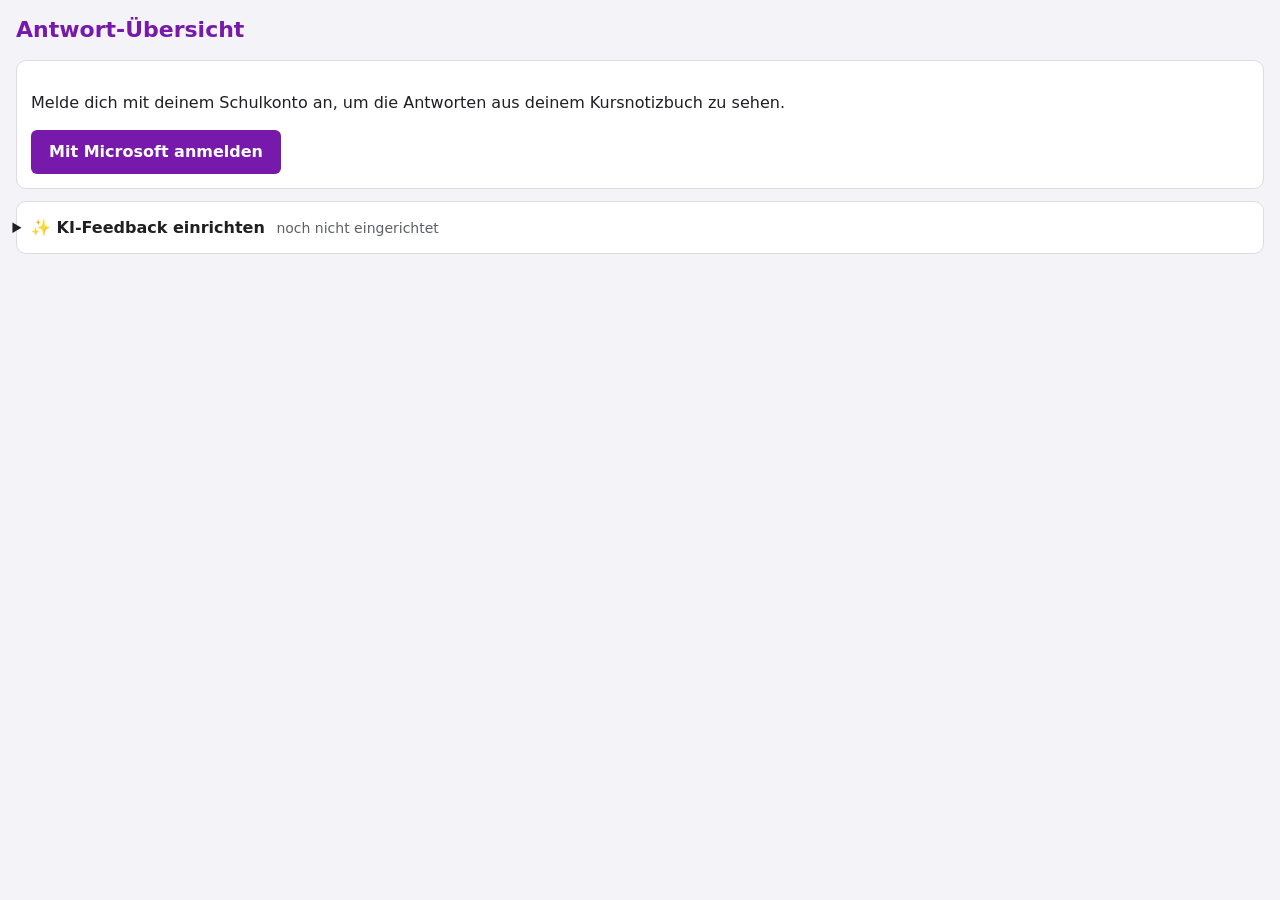
<file: index.html>
<!doctype html>
<html lang="de">
<head>
  <meta charset="utf-8">
  <meta name="viewport" content="width=device-width, initial-scale=1, viewport-fit=cover">
  <meta name="referrer" content="no-referrer">
  <title>Antwort-Übersicht</title>
  <link rel="stylesheet" href="app.css">
</head>
<body>
  <header class="top">
    <h1>Antwort-Übersicht</h1>
    <div id="user" class="user"></div>
  </header>

  <!-- Anmeldung -->
  <section id="loginView" class="panel" hidden>
    <p>Melde dich mit deinem Schulkonto an, um die Antworten aus deinem Kursnotizbuch zu sehen.</p>
    <button id="loginBtn" type="button" class="primary">Mit Microsoft anmelden</button>
  </section>

  <!-- Auswahl -->
  <section id="setupView" class="panel" hidden>
    <div class="fields">
      <label>Ort
        <select id="locationSel"></select>
      </label>
      <label>Kursnotizbuch
        <select id="notebookSel" disabled><option>–</option></select>
      </label>
      <label>Seitentitel
        <input id="titleInput" list="titleList" placeholder="z. B. Aufgabe 3" autocomplete="off" disabled>
        <datalist id="titleList"></datalist>
      </label>
      <label>Aufgaben anzeigen (leer = alle)
        <input id="markerInput" placeholder="z. B. 1) 2) 3a) B)" autocomplete="off" autocapitalize="off">
      </label>
    </div>
    <div id="taskChips" class="chips" hidden></div>
    <div class="actions">
      <button id="loadBtn" type="button" class="primary" disabled>Antworten laden</button>
      <label class="check"><input id="onlyMissing" type="checkbox"> Nur Fehlende</label>
      <label id="fieldWrap" class="check" hidden>Nur <select id="fieldSel"></select></label>
      <button id="fbAllBtn" type="button" class="secondary" hidden>✨ Feedback für alle</button>
      <label class="check"><input id="autoRefresh" type="checkbox"> Alle 2 Minuten aktualisieren</label>
    </div>
  </section>

  <!-- KI-Feedback -->
  <details id="aiPanel" class="panel">
    <summary>✨ KI-Feedback einrichten <span id="ai_state" class="ai-state"></span></summary>
    <div class="fields">
      <label>Anbieter
        <select id="ai_provider">
          <option value="anthropic">Claude (Anthropic)</option>
          <option value="azure">Azure OpenAI (über die Schule)</option>
        </select>
      </label>
      <label>Sprache des Feedbacks
        <select id="ai_lang">
          <option value="auto">wie die Aufgabe</option>
          <option value="de">Deutsch</option>
          <option value="en">Englisch</option>
        </select>
      </label>
    </div>
    <div id="ai_anthropic" class="fields">
      <label>API-Schlüssel (Claude)
        <input id="ai_anKey" type="password" autocomplete="off" placeholder="sk-ant-…">
      </label>
      <label>Modell
        <input id="ai_anModel" autocomplete="off">
      </label>
    </div>
    <div id="ai_azure" class="fields" hidden>
      <label>Endpunkt
        <input id="ai_azEndpoint" autocomplete="off" placeholder="https://NAME.openai.azure.com">
      </label>
      <label>Deployment-Name
        <input id="ai_azDeployment" autocomplete="off">
      </label>
      <label>Schlüssel
        <input id="ai_azKey" type="password" autocomplete="off">
      </label>
    </div>
    <label class="crit">Hinweise für das Feedback zu dieser Seite (optional – z. B. Erwartungshorizont, worauf achten)
      <textarea id="ai_crit" rows="3" placeholder="z. B. Achte auf vollständige Sätze und die Verwendung des Simple Past."></textarea>
    </label>
    <p class="note">Der Schlüssel bleibt nur auf diesem Gerät. An die KI gehen nur Aufgabentext, deine Hinweise und die Antwort – keine Namen. Bei Antworten als Bild wird das Bild mitgeschickt; ist darauf ein Name zu sehen, geht er mit.</p>
  </details>

  <div id="status" class="status" role="status" aria-live="polite"></div>
  <div id="summary" class="summary"></div>
  <main id="results" class="results"></main>

  <script src="config.js"></script>
  <script src="feedback.js"></script>
  <script src="app.js"></script>
</body>
</html>
</file>
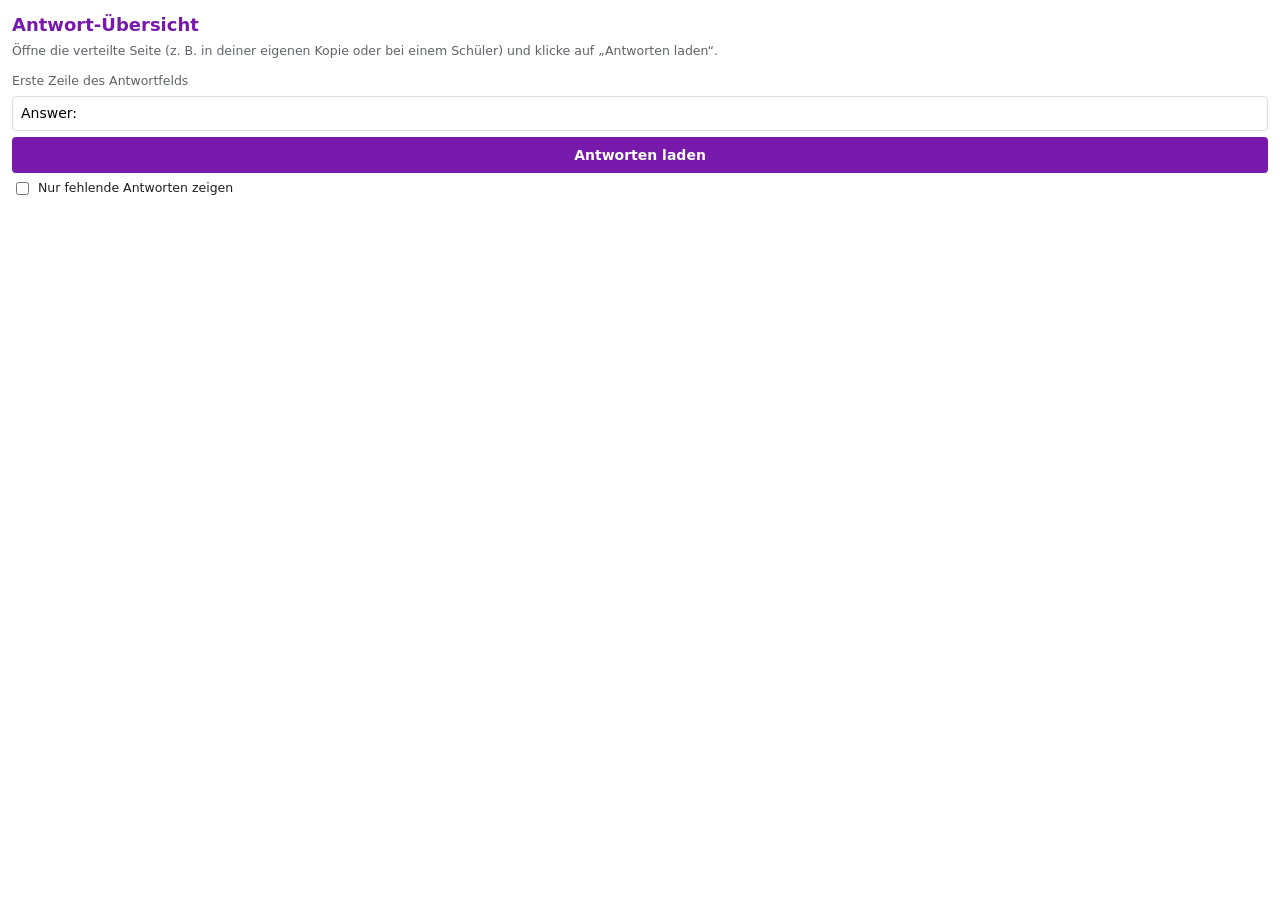
<file: taskpane.html>
<!doctype html>
<html lang="de">
<head>
  <meta charset="utf-8">
  <meta name="viewport" content="width=device-width, initial-scale=1">
  <title>Antwort-Übersicht</title>
  <script src="https://appsforoffice.microsoft.com/lib/1/hosted/office.js"></script>
  <link rel="stylesheet" href="taskpane.css">
</head>
<body>
  <header>
    <h1>Antwort-Übersicht</h1>
    <p class="hint">Öffne die verteilte Seite (z.&nbsp;B. in deiner eigenen Kopie oder bei einem Schüler) und klicke auf „Antworten laden“.</p>
  </header>

  <section class="controls">
    <label for="marker">Erste Zeile des Antwortfelds</label>
    <input id="marker" type="text" value="Answer:" autocomplete="off">
    <button id="load" type="button">Antworten laden</button>
    <label class="check"><input id="onlyMissing" type="checkbox"> Nur fehlende Antworten zeigen</label>
  </section>

  <div id="status" class="status" role="status" aria-live="polite"></div>
  <div id="summary" class="summary"></div>
  <main id="results" class="results"></main>

  <script src="taskpane.js"></script>
</body>
</html>
</file>
<file: app.css>
:root {
  --bg: #f4f3f7;
  --surface: #ffffff;
  --fg: #1f1f24;
  --muted: #5f5f6a;
  --line: #dcdbe3;
  --accent: #7719aa;
  --accent-fg: #ffffff;
  --ok: #1f7a3d;
  --ok-bg: #e6f4ea;
  --missing: #b3261e;
  --missing-bg: #fdecea;
  --warn: #8a5a00;
  --warn-bg: #fff4d6;
}
@media (prefers-color-scheme: dark) {
  :root {
    --bg: #17161c; --surface: #23222a; --fg: #ececf1; --muted: #a9a8b4; --line: #3a3944;
    --accent: #b46be0; --accent-fg: #17161c;
    --ok: #7fd49b; --ok-bg: #1d3325; --missing: #ff8a80; --missing-bg: #3a1f1d;
    --warn: #f3c56b; --warn-bg: #3a3018;
  }
}

* { box-sizing: border-box; }
body {
  margin: 0; background: var(--bg); color: var(--fg);
  font: 16px/1.45 "Segoe UI", system-ui, -apple-system, sans-serif;
  padding: 0 16px 32px;
  padding-left: max(16px, env(safe-area-inset-left));
  padding-right: max(16px, env(safe-area-inset-right));
}

.top { display: flex; justify-content: space-between; align-items: center; gap: 12px; padding: 14px 0; flex-wrap: wrap; }
h1 { margin: 0; font-size: 22px; color: var(--accent); }
.user { font-size: 14px; color: var(--muted); display: flex; gap: 10px; align-items: center; }
.user button { background: none; border: 1px solid var(--line); color: var(--fg); padding: 6px 10px; border-radius: 6px; font: inherit; font-size: 14px; }

.panel { background: var(--surface); border: 1px solid var(--line); border-radius: 10px; padding: 14px; margin-bottom: 12px; }
.fields { display: grid; grid-template-columns: repeat(auto-fit, minmax(210px, 1fr)); gap: 12px; }
.fields label { display: grid; gap: 4px; font-size: 13px; color: var(--muted); }
select, input[type="text"], input:not([type]) {
  font: inherit; color: var(--fg); background: var(--bg);
  border: 1px solid var(--line); border-radius: 6px; padding: 10px; min-height: 44px; width: 100%;
}
.actions { display: flex; flex-wrap: wrap; gap: 14px; align-items: center; margin-top: 12px; }
.check { display: flex; align-items: center; gap: 6px; font-size: 15px; }
.check input { width: 20px; height: 20px; }

button.primary {
  background: var(--accent); color: var(--accent-fg); border: 0; border-radius: 6px;
  padding: 0 18px; min-height: 44px; font: inherit; font-weight: 600; cursor: pointer;
}
button:disabled { opacity: .55; cursor: default; }

.status { color: var(--muted); font-size: 14px; min-height: 1.2em; margin: 4px 0 8px; }
.status.error { color: var(--missing); font-weight: 600; }

.summary { font-weight: 600; margin-bottom: 12px; }
.summary .bar { height: 8px; background: var(--line); border-radius: 4px; margin-top: 6px; overflow: hidden; max-width: 480px; }
.summary .bar span { display: block; height: 100%; background: var(--ok); }

.results { display: grid; grid-template-columns: repeat(auto-fill, minmax(260px, 1fr)); gap: 10px; }
.card {
  background: var(--surface); border: 1px solid var(--line); border-left: 5px solid var(--line);
  border-radius: 8px; padding: 10px 12px; display: flex; flex-direction: column; gap: 6px; min-width: 0;
}
.card h2 { margin: 0; font-size: 16px; display: flex; justify-content: space-between; gap: 8px; align-items: baseline; }
.card h2 span:first-child { overflow: hidden; text-overflow: ellipsis; white-space: nowrap; }
.answer { margin: 0; white-space: pre-wrap; word-break: break-word; }
.note { font-size: 13px; color: var(--muted); }
.card .links { margin-top: auto; display: flex; gap: 14px; font-size: 14px; }
.card a { color: var(--accent); text-decoration: none; font-weight: 600; }
.badge { font-size: 12px; font-weight: 600; padding: 2px 8px; border-radius: 10px; white-space: nowrap; }

.card.ok { border-left-color: var(--ok); }
.card.ok .badge { background: var(--ok-bg); color: var(--ok); }
.card.leer { border-left-color: var(--missing); background: var(--missing-bg); }
.card.leer .badge { background: var(--missing); color: var(--surface); }
.card.kein-feld, .card.keine-seite { border-left-color: var(--warn); }
.card.kein-feld .badge, .card.keine-seite .badge { background: var(--warn-bg); color: var(--warn); }

.thumbs { display: grid; grid-template-columns: repeat(auto-fill, minmax(110px, 1fr)); gap: 6px; }
.thumbs img { width: 100%; max-height: 240px; object-fit: contain; background: var(--bg); border: 1px solid var(--line); border-radius: 6px; display: block; }

.check select { width: auto; min-height: 40px; padding: 6px 8px; }
.field { display: grid; gap: 4px; }
.field + .field { border-top: 1px dashed var(--line); padding-top: 6px; }
.flabel { font-size: 12px; font-weight: 700; color: var(--muted); text-transform: uppercase; letter-spacing: .03em; }
.field .empty { font-size: 13px; color: var(--missing); }
.card.teilweise { border-left-color: var(--warn); }
.card.teilweise .badge { background: var(--warn-bg); color: var(--warn); }

/* KI-Feedback */
details.panel summary { cursor: pointer; font-weight: 600; list-style-position: outside; }
details.panel[open] summary { margin-bottom: 12px; }
.ai-state { font-weight: 400; color: var(--muted); font-size: 14px; margin-left: 6px; }
#aiPanel .fields + .fields { margin-top: 12px; }
#aiPanel input[type="password"] { font: inherit; color: var(--fg); background: var(--bg); border: 1px solid var(--line); border-radius: 6px; padding: 10px; min-height: 44px; width: 100%; }
.crit { display: grid; gap: 4px; font-size: 13px; color: var(--muted); margin-top: 12px; }
textarea { font: inherit; color: var(--fg); background: var(--bg); border: 1px solid var(--line); border-radius: 6px; padding: 8px 10px; width: 100%; resize: vertical; }
button.secondary, .fb-btn {
  background: var(--surface); color: var(--accent); border: 1px solid var(--accent); border-radius: 6px;
  padding: 0 12px; min-height: 36px; font: inherit; font-size: 14px; font-weight: 600; cursor: pointer;
}
button.secondary { min-height: 44px; }
.fb-btn.primary-sm { background: var(--accent); color: var(--accent-fg); }
.field > .fb-btn { justify-self: start; margin-top: 2px; }
.fb-box { display: grid; gap: 6px; margin-top: 4px; }
.fb-box textarea { border-color: var(--accent); }
.fb-actions { display: flex; flex-wrap: wrap; gap: 6px; align-items: center; }
.fb-saved { color: var(--ok); font-weight: 600; font-size: 14px; }
.fb-existing { font-size: 13px; color: var(--accent); white-space: pre-wrap; }
.fb-error { font-size: 13px; color: var(--missing); }

[hidden] { display: none !important; }

.chips { display: flex; flex-wrap: wrap; gap: 6px; align-items: center; margin-top: 10px; }
.chips .note { margin-right: 4px; }
.chip { font: inherit; font-size: 14px; font-weight: 600; min-height: 36px; min-width: 44px; padding: 0 10px;
  border-radius: 18px; border: 1px solid var(--line); background: var(--bg); color: var(--fg); cursor: pointer; }
.chip.on { background: var(--accent); border-color: var(--accent); color: var(--accent-fg); }
.chip.clear { color: var(--accent); border-style: dashed; }

.fb-read { font-size: 13px; color: var(--muted); background: var(--bg); border-radius: 6px; padding: 6px 8px; white-space: pre-wrap; }
</file>
<file: taskpane.css>
:root {
  --bg: #ffffff;
  --fg: #1f1f24;
  --muted: #61616b;
  --line: #dcdce2;
  --card: #f7f7fa;
  --accent: #7719aa;          /* OneNote-Lila */
  --ok: #1f7a3d;
  --ok-bg: #e6f4ea;
  --missing: #b3261e;
  --missing-bg: #fce8e6;
  --warn: #8a5a00;
  --warn-bg: #fff4d6;
}

* { box-sizing: border-box; }

body {
  margin: 0;
  padding: 12px;
  background: var(--bg);
  color: var(--fg);
  font: 14px/1.45 "Segoe UI", system-ui, -apple-system, sans-serif;
}

h1 { font-size: 18px; margin: 0 0 4px; color: var(--accent); }
.hint { margin: 0 0 12px; color: var(--muted); font-size: 12.5px; }

.controls { display: grid; gap: 6px; margin-bottom: 12px; }
.controls label { font-size: 12.5px; color: var(--muted); }
.controls input[type="text"] {
  padding: 6px 8px; border: 1px solid var(--line); border-radius: 4px; font: inherit;
}
.controls .check { display: flex; align-items: center; gap: 6px; color: var(--fg); }

button {
  padding: 8px 12px; border: 0; border-radius: 4px;
  background: var(--accent); color: #fff; font: inherit; font-weight: 600; cursor: pointer;
}
button:disabled { opacity: .6; cursor: progress; }

.status { font-size: 12.5px; color: var(--muted); min-height: 1em; margin-bottom: 6px; }
.status.error { color: var(--missing); }

.summary { font-weight: 600; margin-bottom: 10px; }
.summary .bar { height: 6px; background: var(--line); border-radius: 3px; margin-top: 6px; overflow: hidden; }
.summary .bar span { display: block; height: 100%; background: var(--ok); }

/* Karten – bei breitem Aufgabenbereich automatisch nebeneinander */
.results { display: grid; grid-template-columns: repeat(auto-fill, minmax(220px, 1fr)); gap: 8px; }

.card {
  background: var(--card); border: 1px solid var(--line); border-left: 4px solid var(--line);
  border-radius: 4px; padding: 8px 10px;
}
.card h2 { font-size: 14px; margin: 0 0 4px; display: flex; justify-content: space-between; gap: 6px; }
.card .answer { white-space: pre-wrap; word-break: break-word; margin: 0; }
.card .note { font-size: 12px; color: var(--muted); margin-top: 4px; }

.badge { font-size: 11px; font-weight: 600; padding: 1px 6px; border-radius: 8px; white-space: nowrap; }

.card.ok { border-left-color: var(--ok); }
.card.ok .badge { background: var(--ok-bg); color: var(--ok); }
.card.leer { border-left-color: var(--missing); background: var(--missing-bg); }
.card.leer .badge { background: var(--missing); color: #fff; }
.card.kein-feld, .card.keine-seite { border-left-color: var(--warn); }
.card.kein-feld .badge, .card.keine-seite .badge { background: var(--warn-bg); color: var(--warn); }

.thumbs { display: grid; grid-template-columns: repeat(auto-fill, minmax(90px, 1fr)); gap: 6px; margin-top: 4px; }
.thumbs img { width: 100%; max-height: 200px; object-fit: contain; border: 1px solid var(--line); border-radius: 4px; background: #fff; }

.controls select { padding: 4px 6px; border: 1px solid var(--line); border-radius: 4px; font: inherit; }
.field { display: grid; gap: 3px; }
.field + .field { border-top: 1px dashed var(--line); padding-top: 5px; margin-top: 4px; }
.flabel { font-size: 11px; font-weight: 700; color: var(--muted); text-transform: uppercase; }
.field .empty { font-size: 12px; color: var(--missing); }
.card.teilweise { border-left-color: var(--warn); }
.card.teilweise .badge { background: var(--warn-bg); color: var(--warn); }

[hidden] { display: none !important; }
</file>
